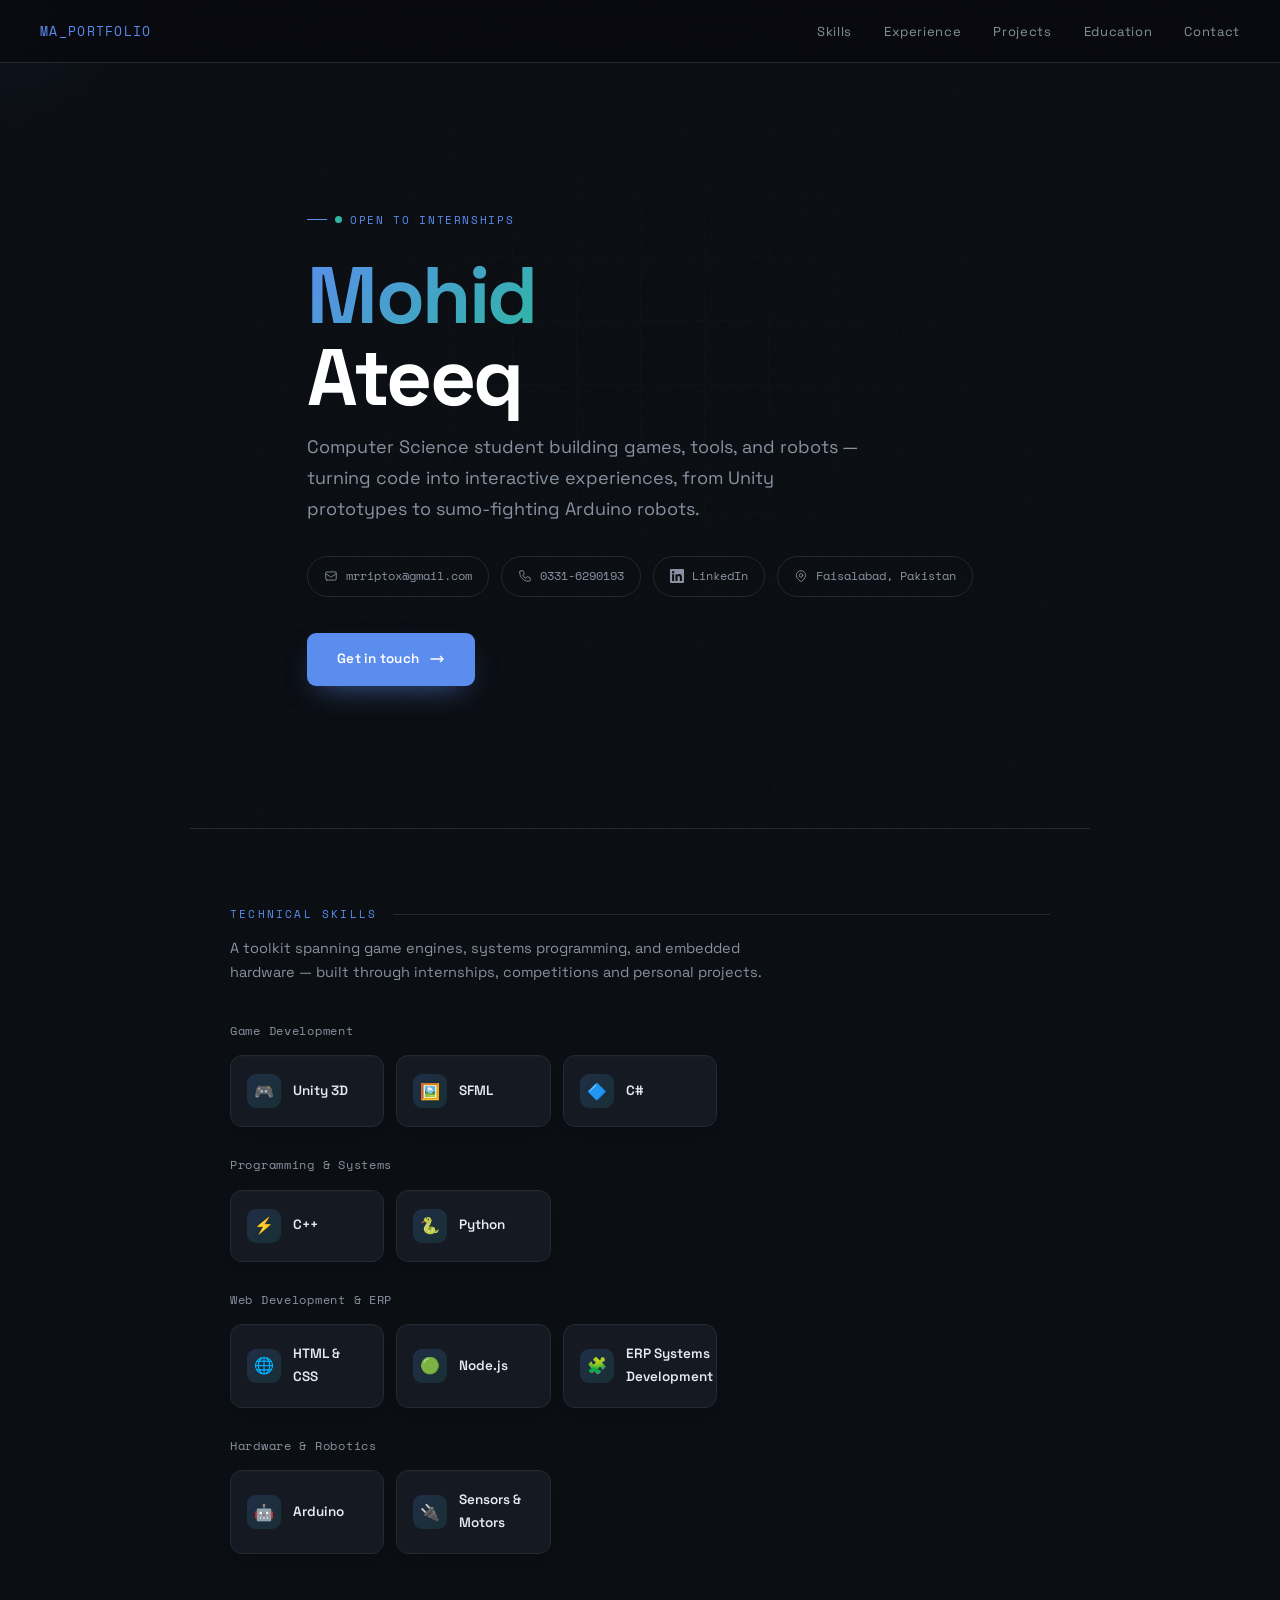
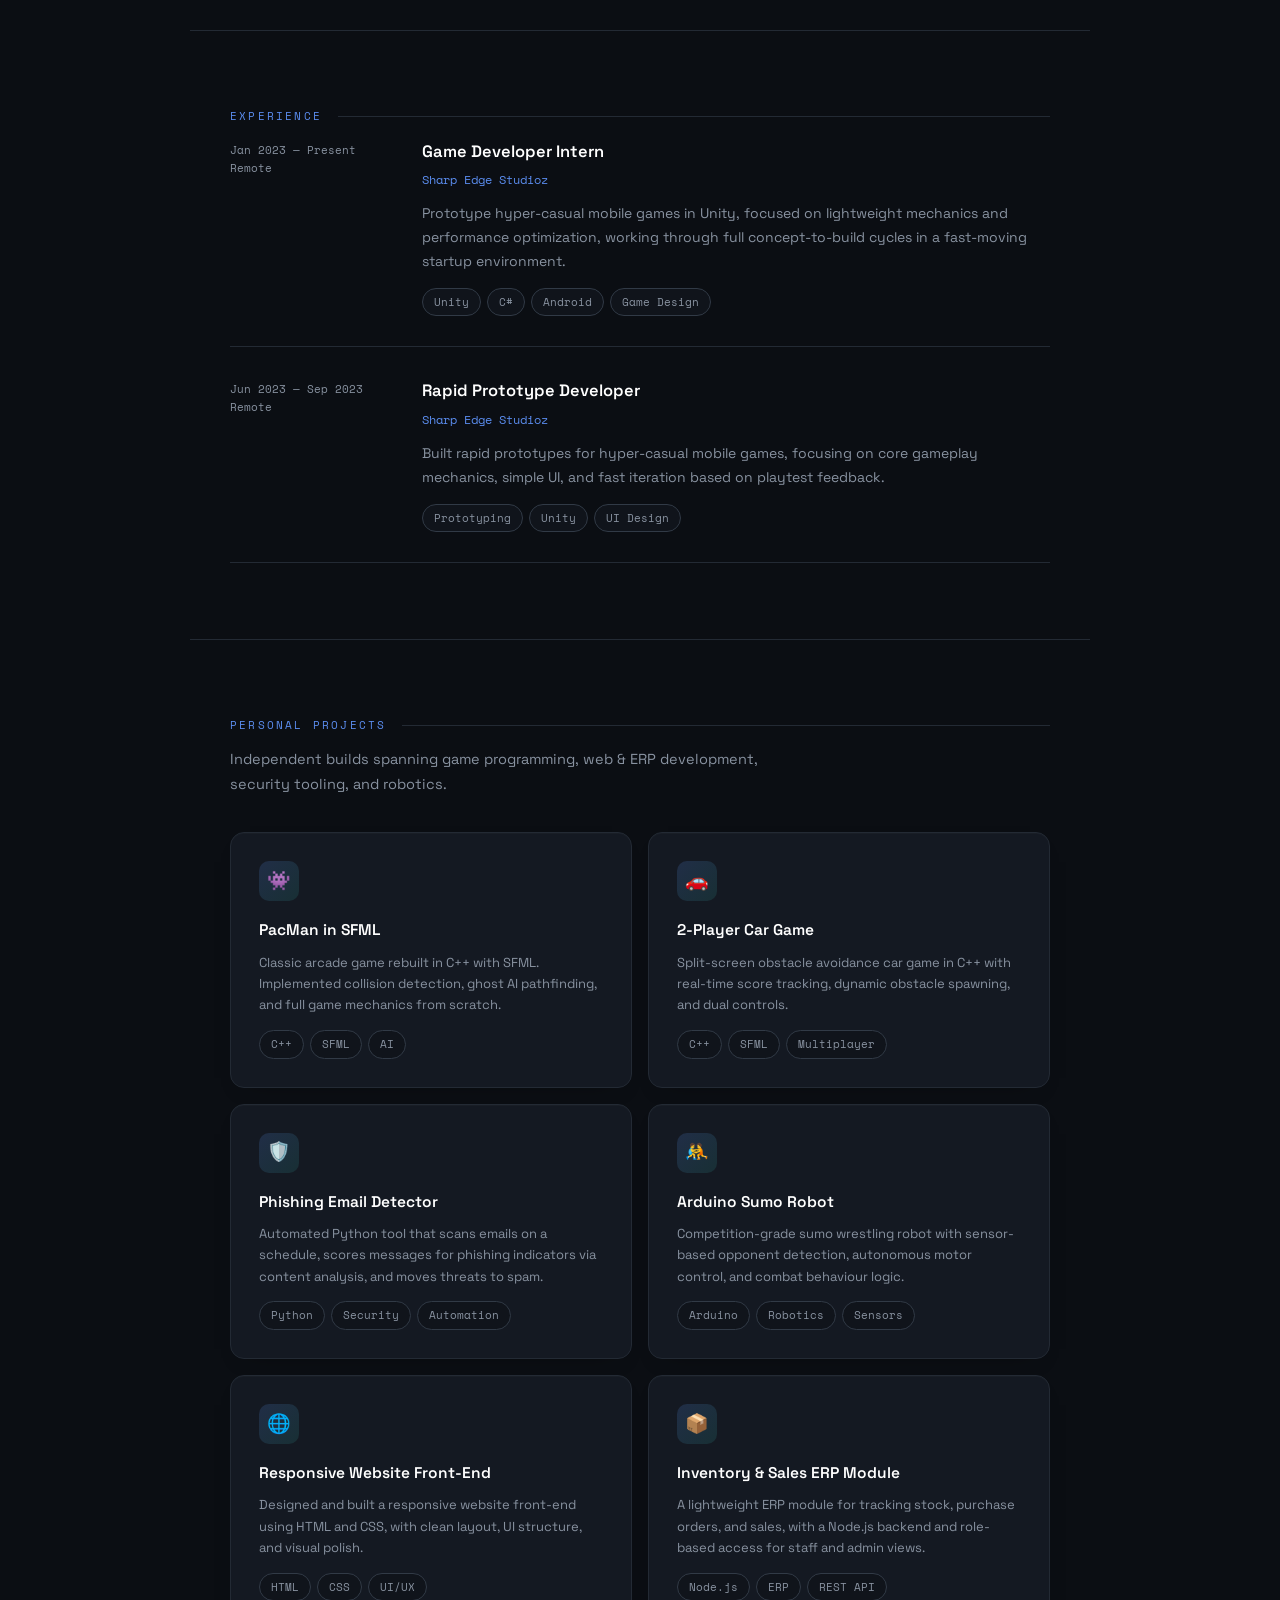
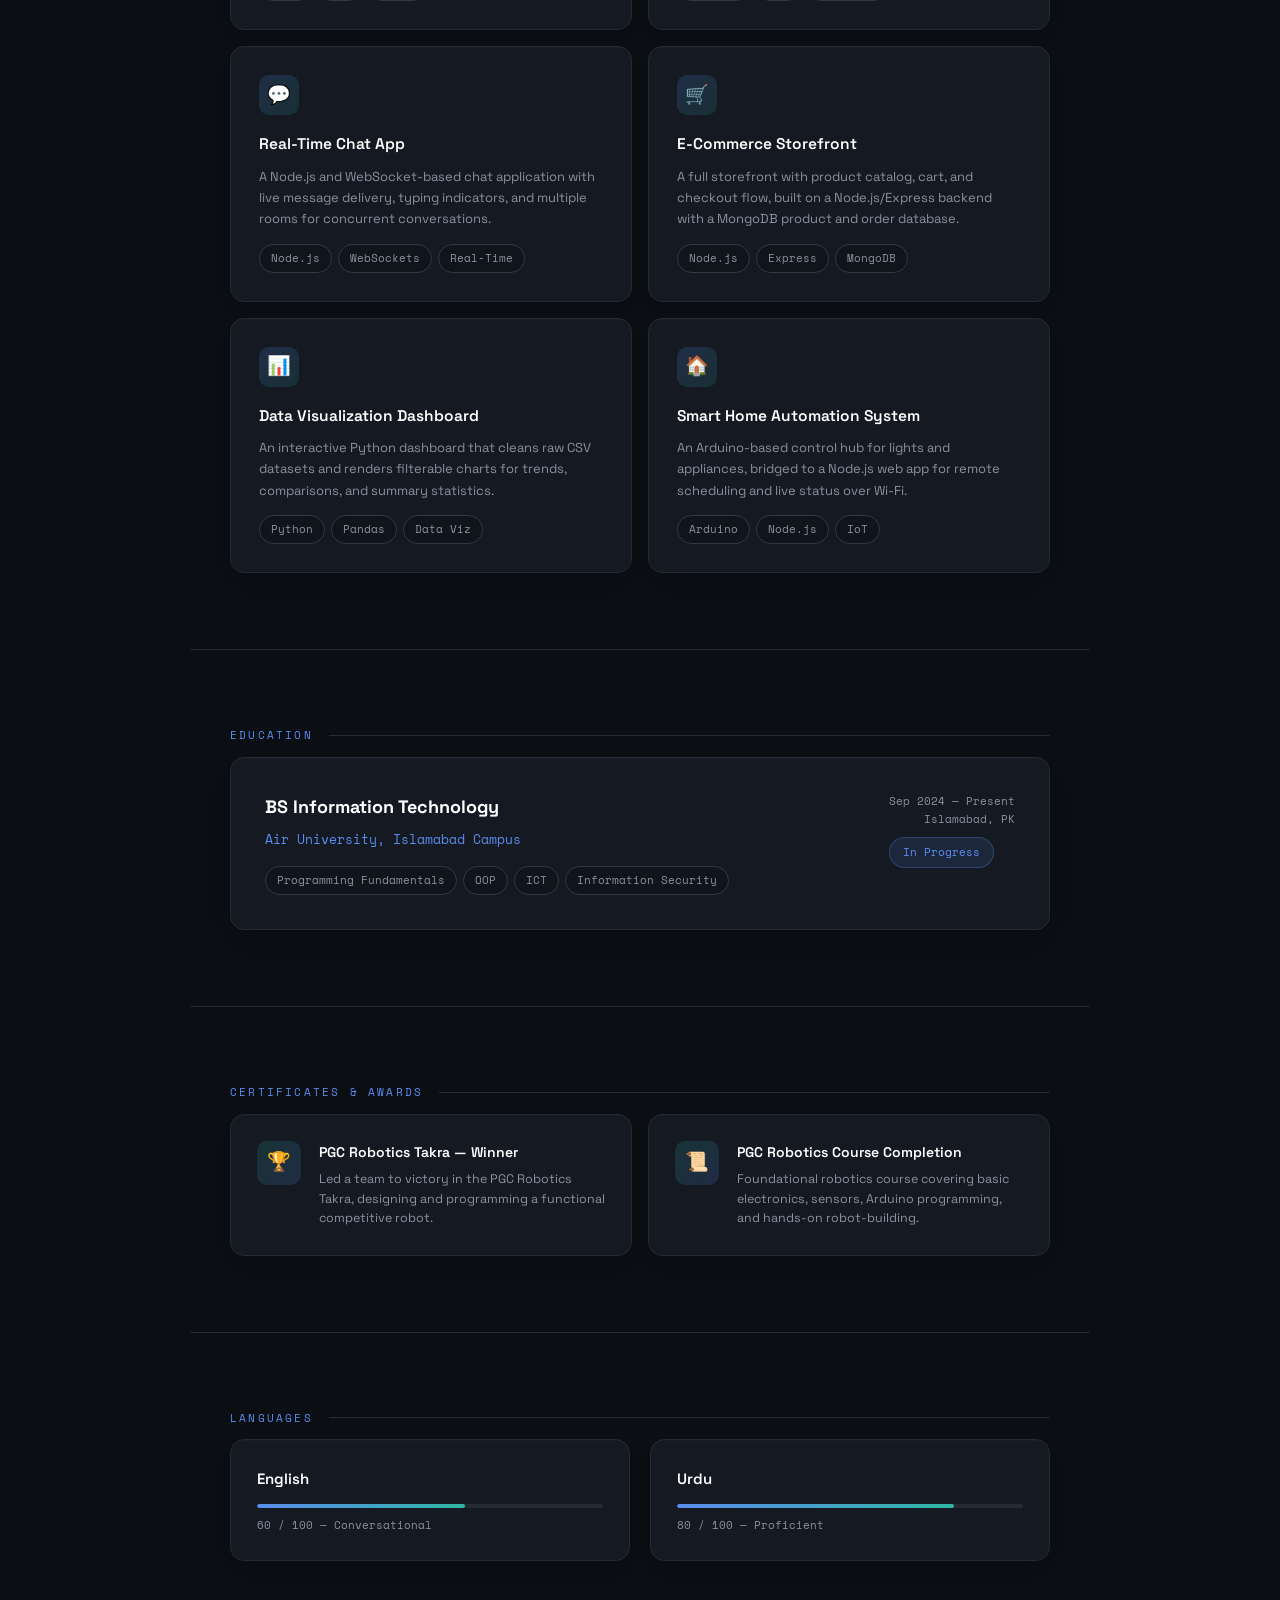
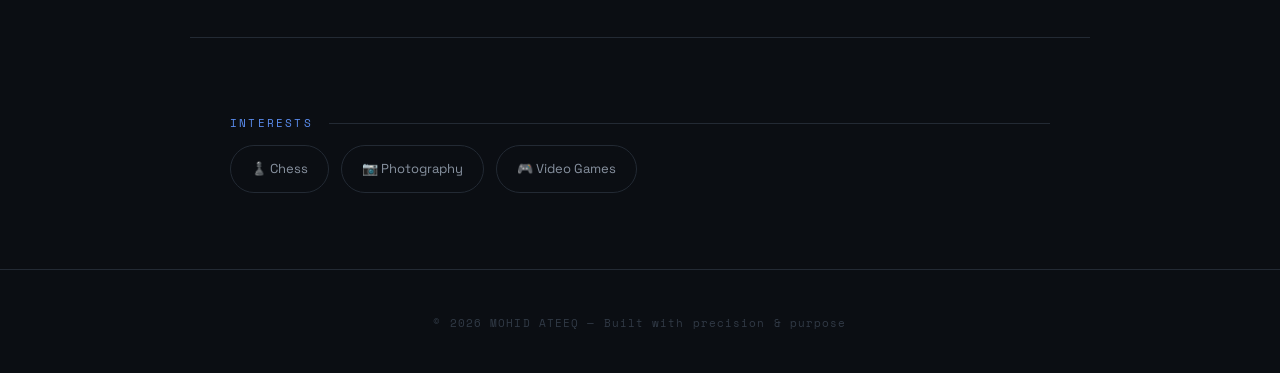
<file: index.html>
<!DOCTYPE html>
<html lang="en">
<head>
<meta charset="UTF-8">
<meta name="viewport" content="width=device-width, initial-scale=1, viewport-fit=cover">
<title>Mohid Ateeq — IT Student & Game Developer</title>
<link href="https://fonts.googleapis.com/css2?family=Space+Grotesk:wght@300;400;500;600;700&family=Space+Mono:wght@400;700&display=swap" rel="stylesheet">
<style>
  :root {
    --bg: #0B0E13;
    --surface: #10141B;
    --card: #141922;
    --border: #232A34;
    --accent: #5B8DEF;
    --accent2: #2FB6A3;
    --text: #E7EAEF;
    --muted: #8892A0;
    --dim: #313A46;
    --white: #ffffff;
    padding-top: env(safe-area-inset-top,0px);
    padding-bottom: env(safe-area-inset-bottom,0px);
  }
  *, *::before, *::after { box-sizing: border-box; margin: 0; padding: 0; }
  html { scroll-behavior: smooth; scroll-padding-top: 80px; }
  body { background: var(--bg); color: var(--text); font-family:'Space Grotesk',sans-serif; font-size:15px; line-height:1.7; overflow-x:hidden; }

  body::before {
    content:''; position:fixed; inset:0; z-index:0; opacity:.4; pointer-events:none;
    background-image:url("data:image/svg+xml,%3Csvg viewBox='0 0 256 256' xmlns='http://www.w3.org/2000/svg'%3E%3Cfilter id='n'%3E%3CfeTurbulence type='fractalNoise' baseFrequency='0.9' numOctaves='4' stitchTiles='stitch'/%3E%3C/filter%3E%3Crect width='100%25' height='100%25' filter='url(%23n)' opacity='0.03'/%3E%3C/svg%3E");
  }
  .cursor-glow{position:fixed; width:340px; height:340px; border-radius:50%; background:radial-gradient(circle,rgba(91,141,239,.045) 0%,transparent 72%); pointer-events:none; transform:translate(-50%,-50%); transition:left .45s ease, top .45s ease; z-index:1;}
  @media (max-width:900px){.cursor-glow{display:none;}}

  /* NAV */
  nav{position:fixed; top:0; left:0; right:0; z-index:100; padding:18px 40px; padding-top:calc(18px + env(safe-area-inset-top,0px)); display:flex; justify-content:space-between; align-items:center; background:rgba(10,10,15,.78); backdrop-filter:blur(20px); border-bottom:1px solid var(--border);}
  .nav-logo{font-family:'Space Mono',monospace; font-size:13px; color:var(--accent); letter-spacing:.1em;}
  .nav-links{display:flex; gap:32px; list-style:none;}
  .nav-links a{color:var(--muted); text-decoration:none; font-size:13px; letter-spacing:.05em; transition:color .2s; padding:4px 0; border-bottom:1px solid transparent;}
  .nav-links a:hover{color:var(--text); border-color:var(--accent);}
  .nav-toggle{display:none; flex-direction:column; gap:5px; background:none; border:none; cursor:pointer; padding:6px; -webkit-tap-highlight-color:transparent;}
  .nav-toggle span{width:22px; height:2px; background:var(--text); border-radius:2px; transition:.25s;}
  .nav-toggle.open span:nth-child(1){transform:translateY(7px) rotate(45deg);}
  .nav-toggle.open span:nth-child(2){opacity:0;}
  .nav-toggle.open span:nth-child(3){transform:translateY(-7px) rotate(-45deg);}
  .mobile-panel{display:none; position:fixed; top:60px; left:0; right:0; z-index:99; background:rgba(10,10,15,.97); backdrop-filter:blur(20px); border-bottom:1px solid var(--border); padding:14px 20px 22px; flex-direction:column; gap:4px;}
  .mobile-panel.open{display:flex;}
  .mobile-panel a{color:var(--muted); text-decoration:none; font-size:15px; padding:12px 4px; border-bottom:1px solid var(--border);}
  .mobile-panel a:last-child{border-bottom:none;}
  @media (max-width:760px){
    nav{padding:14px 20px; padding-top:calc(14px + env(safe-area-inset-top,0px));}
    .nav-links{display:none;}
    .nav-toggle{display:flex;}
  }

  /* HERO */
  .hero{min-height:92vh; display:flex; align-items:center; padding:130px 40px 70px; position:relative; overflow:hidden;}
  .hero-grid{position:absolute; inset:0; background-image:linear-gradient(var(--border) 1px,transparent 1px), linear-gradient(90deg,var(--border) 1px,transparent 1px); background-size:64px 64px; opacity:.14; mask-image:radial-gradient(ellipse 70% 70% at 50% 45%, black 15%, transparent 75%);}
  .hero-content{max-width:900px; margin:0 auto; position:relative; z-index:2;}
  .hero-tag{display:inline-flex; align-items:center; gap:8px; font-family:'Space Mono',monospace; font-size:11px; color:var(--accent); letter-spacing:.15em; text-transform:uppercase; margin-bottom:26px; opacity:0; animation:fadeUp .8s .2s forwards;}
  .hero-tag::before{content:''; display:block; width:20px; height:1px; background:var(--accent);}
  h1{font-size:clamp(44px,8vw,80px); font-weight:700; line-height:1.02; letter-spacing:-.03em; color:var(--white); margin-bottom:14px; opacity:0; animation:fadeUp .8s .3s forwards;}
  .hero-name-accent{background:linear-gradient(135deg,var(--accent),var(--accent2)); -webkit-background-clip:text; -webkit-text-fill-color:transparent; background-clip:text;}
  .hero-subtitle{font-size:clamp(15px,2vw,18px); color:var(--muted); margin-bottom:32px; max-width:560px; opacity:0; animation:fadeUp .8s .45s forwards;}
  .hero-contacts{display:flex; flex-wrap:wrap; gap:12px; margin-bottom:36px; opacity:0; animation:fadeUp .8s .6s forwards;}
  .contact-chip{display:inline-flex; align-items:center; gap:8px; padding:9px 16px; border:1px solid var(--border); border-radius:100px; font-size:12px; color:var(--muted); text-decoration:none; transition:.2s; font-family:'Space Mono',monospace;}
  .contact-chip:hover{border-color:var(--accent); color:var(--accent); background:rgba(91,141,239,.06);}
  .contact-chip svg{width:14px; height:14px; flex-shrink:0;}
  .hero-cta{display:inline-flex; align-items:center; gap:10px; padding:15px 30px; background:var(--accent); color:#fff; border-radius:9px; text-decoration:none; font-size:13.5px; font-weight:600; letter-spacing:.02em; transition:.2s; opacity:0; animation:fadeUp .8s .75s forwards; box-shadow:0 12px 30px -12px rgba(91,141,239,.6);}
  .hero-cta:hover{background:#4A76D1; transform:translateY(-2px); box-shadow:0 16px 36px -12px rgba(91,141,239,.75);}

  main{position:relative; z-index:2;}
  section{padding:76px 40px; max-width:900px; margin:0 auto; border-top:1px solid var(--border);}
  .section-label{font-family:'Space Mono',monospace; font-size:11px; color:var(--accent); letter-spacing:.2em; text-transform:uppercase; margin-bottom:12px; display:flex; align-items:center; gap:16px;}
  .section-label::after{content:''; flex:1; height:1px; background:var(--border);}
  .section-intro{color:var(--muted); font-size:14.5px; max-width:560px; margin-bottom:36px;}

  /* SKILLS */
  .skill-group{margin-bottom:28px;}
  .skill-group:last-child{margin-bottom:0;}
  .skill-group-title{font-size:12px; color:var(--muted); letter-spacing:.06em; margin-bottom:14px; font-family:'Space Mono',monospace;}
  .skills-grid{display:grid; grid-template-columns:repeat(auto-fill,minmax(150px,1fr)); gap:12px;}
  .skill-card{padding:18px 16px; border:1px solid var(--border); border-radius:12px; background:var(--card); box-shadow:0 1px 0 rgba(255,255,255,.02) inset, 0 8px 20px -16px rgba(0,0,0,.6); display:flex; align-items:center; gap:12px; transition:all .25s; opacity:0; transform:translateY(16px);}
  .skill-card.visible{opacity:1; transform:translateY(0);}
  .skill-card:hover{border-color:rgba(91,141,239,.45); transform:translateY(-3px); box-shadow:0 14px 28px -18px rgba(0,0,0,.7);}
  .skill-icon{width:34px; height:34px; border-radius:9px; background:linear-gradient(135deg,rgba(91,141,239,.18),rgba(47,182,163,.14)); display:flex; align-items:center; justify-content:center; font-size:16px; flex-shrink:0;}
  .skill-name{font-size:13.5px; font-weight:600; color:var(--text);}

  /* TIMELINE */
  .timeline-item{display:grid; grid-template-columns:160px 1fr; gap:32px; padding:30px 0; border-bottom:1px solid var(--border); opacity:0; transform:translateX(-16px); transition:all .6s;}
  .timeline-item:first-child{padding-top:0;}
  .timeline-item.visible{opacity:1; transform:translateX(0);}
  .timeline-date{font-family:'Space Mono',monospace; font-size:11px; color:var(--muted); padding-top:4px; line-height:1.6;}
  .timeline-role{font-size:16.5px; font-weight:600; color:var(--white); margin-bottom:4px;}
  .timeline-org{font-size:12px; color:var(--accent); font-family:'Space Mono',monospace; margin-bottom:12px;}
  .timeline-desc{color:var(--muted); font-size:14px;}
  .timeline-tags{display:flex; flex-wrap:wrap; gap:6px; margin-top:14px;}
  .tag{padding:4px 11px; background:var(--surface); border:1px solid var(--dim); border-radius:100px; font-size:11px; color:var(--muted); font-family:'Space Mono',monospace;}
  @media (max-width:640px){.timeline-item{grid-template-columns:1fr; gap:8px;}}

  /* PROJECTS */
  .projects-grid{display:grid; grid-template-columns:1fr 1fr; gap:16px;}
  .project-card{padding:28px; border:1px solid var(--border); border-radius:14px; background:var(--card); box-shadow:0 1px 0 rgba(255,255,255,.02) inset, 0 10px 24px -20px rgba(0,0,0,.65); transition:all .25s; opacity:0; transform:translateY(18px); position:relative; overflow:hidden;}
  .project-card::before{content:''; position:absolute; top:0; left:0; right:0; height:2px; background:linear-gradient(90deg,var(--accent),var(--accent2)); opacity:0; transition:opacity .25s;}
  .project-card:hover::before{opacity:1;}
  .project-card:hover{border-color:rgba(91,141,239,.4); transform:translateY(-4px); box-shadow:0 22px 40px -22px rgba(0,0,0,.7);}
  .project-card.visible{opacity:1; transform:translateY(0);}
  .project-icon{width:40px; height:40px; border-radius:10px; background:linear-gradient(135deg,rgba(91,141,239,.18),rgba(47,182,163,.14)); display:flex; align-items:center; justify-content:center; font-size:19px; margin-bottom:16px; position:relative; z-index:1;}
  .project-name{font-size:15.5px; font-weight:600; color:var(--white); margin-bottom:8px; position:relative; z-index:1;}
  .project-desc{font-size:13px; color:var(--muted); line-height:1.65; position:relative; z-index:1;}
  @media (max-width:700px){.projects-grid{grid-template-columns:1fr;}}

  /* CERTS */
  .certs-grid{display:grid; grid-template-columns:1fr 1fr; gap:16px;}
  .cert-card{padding:26px; border:1px solid var(--border); border-radius:14px; background:var(--card); box-shadow:0 1px 0 rgba(255,255,255,.02) inset, 0 10px 22px -18px rgba(0,0,0,.6); display:flex; gap:18px; align-items:flex-start; opacity:0; transform:translateY(10px); transition:all .3s;}
  .cert-card.visible{opacity:1; transform:translateY(0);}
  .cert-card:hover{border-color:rgba(47,182,163,.4); transform:translateY(-3px);}
  .cert-icon{width:44px; height:44px; border-radius:10px; background:linear-gradient(135deg,rgba(47,182,163,.16),rgba(91,141,239,.16)); display:flex; align-items:center; justify-content:center; font-size:19px; flex-shrink:0;}
  .cert-title{font-size:14px; font-weight:600; color:var(--white); margin-bottom:6px;}
  .cert-desc{font-size:12.5px; color:var(--muted); line-height:1.55;}
  @media (max-width:700px){.certs-grid{grid-template-columns:1fr;}}

  /* EDUCATION */
  .edu-card{padding:34px; border:1px solid var(--border); border-radius:14px; background:var(--card); box-shadow:0 1px 0 rgba(255,255,255,.02) inset, 0 12px 26px -20px rgba(0,0,0,.65); display:grid; grid-template-columns:1fr auto; gap:20px; align-items:start; opacity:0; transform:translateY(18px); transition:all .4s;}
  .edu-card.visible{opacity:1; transform:translateY(0);}
  .edu-degree{font-size:18px; font-weight:700; color:var(--white); margin-bottom:6px;}
  .edu-school{font-size:13px; color:var(--accent); font-family:'Space Mono',monospace; margin-bottom:16px;}
  .edu-courses{display:flex; flex-wrap:wrap; gap:6px;}
  .edu-date{font-family:'Space Mono',monospace; font-size:11px; color:var(--muted); text-align:right; white-space:nowrap;}
  .edu-badge{display:inline-block; padding:5px 13px; background:rgba(91,141,239,.13); border:1px solid rgba(91,141,239,.28); border-radius:100px; font-size:11px; color:var(--accent); font-family:'Space Mono',monospace; margin-top:8px;}
  @media (max-width:600px){.edu-card{grid-template-columns:1fr;} .edu-date{text-align:left;}}

  /* LANGUAGES */
  .lang-grid{display:flex; gap:20px; flex-wrap:wrap;}
  .lang-item{flex:1; min-width:200px; padding:26px; border:1px solid var(--border); border-radius:14px; background:var(--card); box-shadow:0 1px 0 rgba(255,255,255,.02) inset, 0 10px 22px -18px rgba(0,0,0,.6); opacity:0; transform:translateY(10px); transition:all .3s;}
  .lang-item.visible{opacity:1; transform:translateY(0);}
  .lang-name{font-size:15px; font-weight:600; color:var(--white); margin-bottom:12px;}
  .lang-bar{height:4px; background:var(--border); border-radius:100px; overflow:hidden; margin-bottom:8px;}
  .lang-fill{height:100%; border-radius:100px; background:linear-gradient(90deg,var(--accent),var(--accent2)); width:0; transition:width 1.2s cubic-bezier(.4,0,.2,1);}
  .lang-score{font-family:'Space Mono',monospace; font-size:11px; color:var(--muted);}

  /* INTERESTS */
  .interests-row{display:flex; flex-wrap:wrap; gap:12px;}
  .interest-pill{padding:12px 20px; border:1px solid var(--border); border-radius:100px; font-size:13px; color:var(--muted); display:flex; align-items:center; gap:9px; opacity:0; transform:scale(.92); transition:opacity .4s, transform .4s, color .2s, border-color .2s, background .2s;}
  .interest-pill.visible{opacity:1; transform:scale(1);}
  .interest-pill:hover{color:var(--text); border-color:var(--accent); background:rgba(91,141,239,.06);}

  footer{padding:44px 20px 40px; text-align:center; border-top:1px solid var(--border); font-family:'Space Mono',monospace; font-size:11px; color:var(--dim); letter-spacing:.1em; position:relative; z-index:2;}

  @keyframes fadeUp{from{opacity:0; transform:translateY(24px);} to{opacity:1; transform:translateY(0);}}
  @keyframes pulse{0%,100%{opacity:1;} 50%{opacity:.4;}}
  .dot-live{display:inline-block; width:7px; height:7px; border-radius:50%; background:var(--accent2); animation:pulse 2s infinite;}

  :focus-visible{outline:2px solid var(--accent); outline-offset:3px;}
  @media (max-width:640px){
    .hero{padding:110px 20px 56px;}
    section{padding:56px 20px;}
  }
  @media (prefers-reduced-motion: reduce){ *,*::before,*::after{animation:none !important; transition:none !important;} }
</style>
</head>
<body>

<div class="cursor-glow" id="glow"></div>

<nav>
  <div class="nav-logo">MA_PORTFOLIO</div>
  <ul class="nav-links">
    <li><a href="#skills">Skills</a></li>
    <li><a href="#experience">Experience</a></li>
    <li><a href="#projects">Projects</a></li>
    <li><a href="#education">Education</a></li>
    <li><a href="#contact">Contact</a></li>
  </ul>
  <button class="nav-toggle" id="navToggle" aria-label="Toggle menu"><span></span><span></span><span></span></button>
</nav>
<div class="mobile-panel" id="mobilePanel">
  <a href="#skills">Skills</a>
  <a href="#experience">Experience</a>
  <a href="#projects">Projects</a>
  <a href="#education">Education</a>
  <a href="#contact">Contact</a>
</div>

<div class="hero">
  <div class="hero-grid"></div>
  <div class="hero-content">
    <div class="hero-tag"><span class="dot-live"></span> Open to internships</div>
    <h1><span class="hero-name-accent">Mohid</span><br>Ateeq</h1>
    <p class="hero-subtitle">Computer Science student building games, tools, and robots — turning code into interactive experiences, from Unity prototypes to sumo-fighting Arduino robots.</p>
    <div class="hero-contacts">
      <a class="contact-chip" href="mailto:mrriptox@gmail.com">
        <svg fill="none" stroke="currentColor" viewBox="0 0 24 24"><path stroke-linecap="round" stroke-linejoin="round" stroke-width="1.5" d="M3 8l7.89 5.26a2 2 0 002.22 0L21 8M5 19h14a2 2 0 002-2V7a2 2 0 00-2-2H5a2 2 0 00-2 2v10a2 2 0 002 2z"/></svg>
        mrriptox@gmail.com
      </a>
      <a class="contact-chip" href="tel:+923316290193">
        <svg fill="none" stroke="currentColor" viewBox="0 0 24 24"><path stroke-linecap="round" stroke-linejoin="round" stroke-width="1.5" d="M3 5a2 2 0 012-2h3.28a1 1 0 01.948.684l1.498 4.493a1 1 0 01-.502 1.21l-2.257 1.13a11.042 11.042 0 005.516 5.516l1.13-2.257a1 1 0 011.21-.502l4.493 1.498a1 1 0 01.684.949V19a2 2 0 01-2 2h-1C9.716 21 3 14.284 3 6V5z"/></svg>
        0331-6290193
      </a>
      <a class="contact-chip" href="https://linkedin.com/in/mohid-ateeq-9088a4240" target="_blank" rel="noopener">
        <svg fill="currentColor" viewBox="0 0 24 24"><path d="M20.447 20.452h-3.554v-5.569c0-1.328-.027-3.037-1.852-3.037-1.853 0-2.136 1.445-2.136 2.939v5.667H9.351V9h3.414v1.561h.046c.477-.9 1.637-1.85 3.37-1.85 3.601 0 4.267 2.37 4.267 5.455v6.286zM5.337 7.433a2.062 2.062 0 01-2.063-2.065 2.064 2.064 0 112.063 2.065zm1.782 13.019H3.555V9h3.564v11.452zM22.225 0H1.771C.792 0 0 .774 0 1.729v20.542C0 23.227.792 24 1.771 24h20.451C23.2 24 24 23.227 24 22.271V1.729C24 .774 23.2 0 22.222 0h.003z"/></svg>
        LinkedIn
      </a>
      <span class="contact-chip">
        <svg fill="none" stroke="currentColor" viewBox="0 0 24 24"><path stroke-linecap="round" stroke-linejoin="round" stroke-width="1.5" d="M17.657 16.657L13.414 20.9a1.998 1.998 0 01-2.827 0l-4.244-4.243a8 8 0 1111.314 0z"/><path stroke-linecap="round" stroke-linejoin="round" stroke-width="1.5" d="M15 11a3 3 0 11-6 0 3 3 0 016 0z"/></svg>
        Faisalabad, Pakistan
      </span>
    </div>
    <a class="hero-cta" href="mailto:mrriptox@gmail.com">
      Get in touch
      <svg width="16" height="16" fill="none" stroke="currentColor" viewBox="0 0 24 24"><path stroke-linecap="round" stroke-linejoin="round" stroke-width="2" d="M17 8l4 4m0 0l-4 4m4-4H3"/></svg>
    </a>
  </div>
</div>

<main>

<section id="skills">
  <div class="section-label">Technical Skills</div>
  <p class="section-intro">A toolkit spanning game engines, systems programming, and embedded hardware — built through internships, competitions and personal projects.</p>

  <div class="skill-group">
    <div class="skill-group-title">Game Development</div>
    <div class="skills-grid">
      <div class="skill-card"><div class="skill-icon">🎮</div><div class="skill-name">Unity 3D</div></div>
      <div class="skill-card"><div class="skill-icon">🖼️</div><div class="skill-name">SFML</div></div>
      <div class="skill-card"><div class="skill-icon">🔷</div><div class="skill-name">C#</div></div>
    </div>
  </div>
  <div class="skill-group">
    <div class="skill-group-title">Programming & Systems</div>
    <div class="skills-grid">
      <div class="skill-card"><div class="skill-icon">⚡</div><div class="skill-name">C++</div></div>
      <div class="skill-card"><div class="skill-icon">🐍</div><div class="skill-name">Python</div></div>
    </div>
  </div>
  <div class="skill-group">
    <div class="skill-group-title">Web Development & ERP</div>
    <div class="skills-grid">
      <div class="skill-card"><div class="skill-icon">🌐</div><div class="skill-name">HTML &amp; CSS</div></div>
      <div class="skill-card"><div class="skill-icon">🟢</div><div class="skill-name">Node.js</div></div>
      <div class="skill-card"><div class="skill-icon">🧩</div><div class="skill-name">ERP Systems Development</div></div>
    </div>
  </div>
  <div class="skill-group">
    <div class="skill-group-title">Hardware & Robotics</div>
    <div class="skills-grid">
      <div class="skill-card"><div class="skill-icon">🤖</div><div class="skill-name">Arduino</div></div>
      <div class="skill-card"><div class="skill-icon">🔌</div><div class="skill-name">Sensors &amp; Motors</div></div>
    </div>
  </div>
</section>

<section id="experience">
  <div class="section-label">Experience</div>
  <div class="timeline">

    <div class="timeline-item">
      <div class="timeline-date">Jan 2023 — Present<br>Remote</div>
      <div>
        <div class="timeline-role">Game Developer Intern</div>
        <div class="timeline-org">Sharp Edge Studioz</div>
        <div class="timeline-desc">Prototype hyper-casual mobile games in Unity, focused on lightweight mechanics and performance optimization, working through full concept-to-build cycles in a fast-moving startup environment.</div>
        <div class="timeline-tags"><span class="tag">Unity</span><span class="tag">C#</span><span class="tag">Android</span><span class="tag">Game Design</span></div>
      </div>
    </div>

    <div class="timeline-item">
      <div class="timeline-date">Jun 2023 — Sep 2023<br>Remote</div>
      <div>
        <div class="timeline-role">Rapid Prototype Developer</div>
        <div class="timeline-org">Sharp Edge Studioz</div>
        <div class="timeline-desc">Built rapid prototypes for hyper-casual mobile games, focusing on core gameplay mechanics, simple UI, and fast iteration based on playtest feedback.</div>
        <div class="timeline-tags"><span class="tag">Prototyping</span><span class="tag">Unity</span><span class="tag">UI Design</span></div>
      </div>
    </div>

  </div>
</section>

<section id="projects">
  <div class="section-label">Personal Projects</div>
  <p class="section-intro">Independent builds spanning game programming, web & ERP development, security tooling, and robotics.</p>
  <div class="projects-grid">

    <div class="project-card"><div class="project-icon">👾</div><div class="project-name">PacMan in SFML</div><p class="project-desc">Classic arcade game rebuilt in C++ with SFML. Implemented collision detection, ghost AI pathfinding, and full game mechanics from scratch.</p><div class="timeline-tags" style="margin-top:14px"><span class="tag">C++</span><span class="tag">SFML</span><span class="tag">AI</span></div></div>

    <div class="project-card"><div class="project-icon">🚗</div><div class="project-name">2-Player Car Game</div><p class="project-desc">Split-screen obstacle avoidance car game in C++ with real-time score tracking, dynamic obstacle spawning, and dual controls.</p><div class="timeline-tags" style="margin-top:14px"><span class="tag">C++</span><span class="tag">SFML</span><span class="tag">Multiplayer</span></div></div>

    <div class="project-card"><div class="project-icon">🛡️</div><div class="project-name">Phishing Email Detector</div><p class="project-desc">Automated Python tool that scans emails on a schedule, scores messages for phishing indicators via content analysis, and moves threats to spam.</p><div class="timeline-tags" style="margin-top:14px"><span class="tag">Python</span><span class="tag">Security</span><span class="tag">Automation</span></div></div>

    <div class="project-card"><div class="project-icon">🤼</div><div class="project-name">Arduino Sumo Robot</div><p class="project-desc">Competition-grade sumo wrestling robot with sensor-based opponent detection, autonomous motor control, and combat behaviour logic.</p><div class="timeline-tags" style="margin-top:14px"><span class="tag">Arduino</span><span class="tag">Robotics</span><span class="tag">Sensors</span></div></div>

    <div class="project-card"><div class="project-icon">🌐</div><div class="project-name">Responsive Website Front-End</div><p class="project-desc">Designed and built a responsive website front-end using HTML and CSS, with clean layout, UI structure, and visual polish.</p><div class="timeline-tags" style="margin-top:14px"><span class="tag">HTML</span><span class="tag">CSS</span><span class="tag">UI/UX</span></div></div>

    <div class="project-card"><div class="project-icon">📦</div><div class="project-name">Inventory & Sales ERP Module</div><p class="project-desc">A lightweight ERP module for tracking stock, purchase orders, and sales, with a Node.js backend and role-based access for staff and admin views.</p><div class="timeline-tags" style="margin-top:14px"><span class="tag">Node.js</span><span class="tag">ERP</span><span class="tag">REST API</span></div></div>

    <div class="project-card"><div class="project-icon">💬</div><div class="project-name">Real-Time Chat App</div><p class="project-desc">A Node.js and WebSocket-based chat application with live message delivery, typing indicators, and multiple rooms for concurrent conversations.</p><div class="timeline-tags" style="margin-top:14px"><span class="tag">Node.js</span><span class="tag">WebSockets</span><span class="tag">Real-Time</span></div></div>

    <div class="project-card"><div class="project-icon">🛒</div><div class="project-name">E-Commerce Storefront</div><p class="project-desc">A full storefront with product catalog, cart, and checkout flow, built on a Node.js/Express backend with a MongoDB product and order database.</p><div class="timeline-tags" style="margin-top:14px"><span class="tag">Node.js</span><span class="tag">Express</span><span class="tag">MongoDB</span></div></div>

    <div class="project-card"><div class="project-icon">📊</div><div class="project-name">Data Visualization Dashboard</div><p class="project-desc">An interactive Python dashboard that cleans raw CSV datasets and renders filterable charts for trends, comparisons, and summary statistics.</p><div class="timeline-tags" style="margin-top:14px"><span class="tag">Python</span><span class="tag">Pandas</span><span class="tag">Data Viz</span></div></div>

    <div class="project-card"><div class="project-icon">🏠</div><div class="project-name">Smart Home Automation System</div><p class="project-desc">An Arduino-based control hub for lights and appliances, bridged to a Node.js web app for remote scheduling and live status over Wi-Fi.</p><div class="timeline-tags" style="margin-top:14px"><span class="tag">Arduino</span><span class="tag">Node.js</span><span class="tag">IoT</span></div></div>

  </div>
</section>

<section id="education">
  <div class="section-label">Education</div>
  <div class="edu-card">
    <div>
      <div class="edu-degree">BS Information Technology</div>
      <div class="edu-school">Air University, Islamabad Campus</div>
      <div class="edu-courses"><span class="tag">Programming Fundamentals</span><span class="tag">OOP</span><span class="tag">ICT</span><span class="tag">Information Security</span></div>
    </div>
    <div>
      <div class="edu-date">Sep 2024 — Present<br>Islamabad, PK</div>
      <div class="edu-badge">In Progress</div>
    </div>
  </div>
</section>

<section id="certs">
  <div class="section-label">Certificates &amp; Awards</div>
  <div class="certs-grid">
    <div class="cert-card"><div class="cert-icon">🏆</div><div><div class="cert-title">PGC Robotics Takra — Winner</div><div class="cert-desc">Led a team to victory in the PGC Robotics Takra, designing and programming a functional competitive robot.</div></div></div>
    <div class="cert-card"><div class="cert-icon">📜</div><div><div class="cert-title">PGC Robotics Course Completion</div><div class="cert-desc">Foundational robotics course covering basic electronics, sensors, Arduino programming, and hands-on robot-building.</div></div></div>
  </div>
</section>

<section>
  <div class="section-label">Languages</div>
  <div class="lang-grid">
    <div class="lang-item"><div class="lang-name">English</div><div class="lang-bar"><div class="lang-fill" data-width="60"></div></div><div class="lang-score">60 / 100 — Conversational</div></div>
    <div class="lang-item"><div class="lang-name">Urdu</div><div class="lang-bar"><div class="lang-fill" data-width="80"></div></div><div class="lang-score">80 / 100 — Proficient</div></div>
  </div>
</section>

<section id="contact">
  <div class="section-label">Interests</div>
  <div class="interests-row">
    <div class="interest-pill">♟️ Chess</div>
    <div class="interest-pill">📷 Photography</div>
    <div class="interest-pill">🎮 Video Games</div>
  </div>
</section>

</main>

<footer>© 2026 MOHID ATEEQ — Built with precision &amp; purpose</footer>

<script>
  var glow = document.getElementById('glow');
  window.addEventListener('mousemove', function(e){ glow.style.left = e.clientX + 'px'; glow.style.top = e.clientY + 'px'; });

  var toggle = document.getElementById('navToggle');
  var panel = document.getElementById('mobilePanel');
  toggle.addEventListener('click', function(){
    toggle.classList.toggle('open');
    panel.classList.toggle('open');
  });
  panel.querySelectorAll('a').forEach(function(a){
    a.addEventListener('click', function(){ toggle.classList.remove('open'); panel.classList.remove('open'); });
  });

  var reduce = window.matchMedia('(prefers-reduced-motion: reduce)').matches;
  var observer = new IntersectionObserver(function(entries){
    entries.forEach(function(entry){
      if(entry.isIntersecting){
        var el = entry.target;
        var delay = reduce ? 0 : (el.dataset.delay || 0);
        setTimeout(function(){ el.classList.add('visible'); }, delay);
        var fill = el.querySelector('.lang-fill');
        if(fill){ setTimeout(function(){ fill.style.width = fill.dataset.width + '%'; }, reduce ? 0 : 200); }
        observer.unobserve(el);
      }
    });
  }, { threshold:.15 });

  document.querySelectorAll('.skill-card, .timeline-item, .project-card, .cert-card, .edu-card, .lang-item, .interest-pill').forEach(function(el, i){
    el.dataset.delay = (i % 5) * 80;
    observer.observe(el);
  });
</script>
</body>
</html>
</file>
